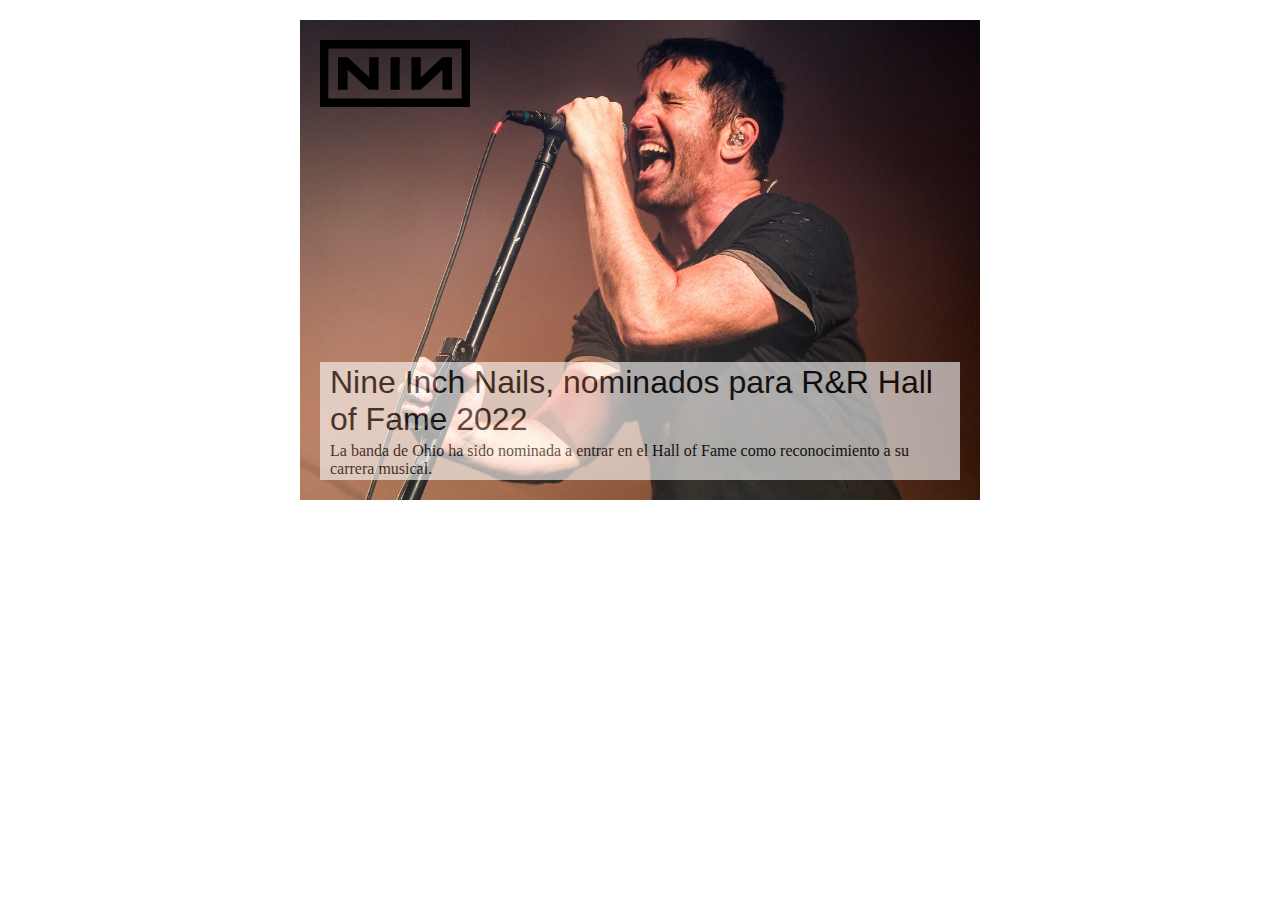
<file: Ejercicios CSS/Basic-Card/basic-card.html>
<!DOCTYPE html>
<html lang="en">

<head>
    <meta charset="UTF-8">
    <meta http-equiv="X-UA-Compatible" content="IE=edge">
    <meta name="viewport" content="width=device-width, initial-scale=1.0">
    <title>Tarjeta básica</title>
    <link rel="stylesheet" type="text/css" href="./styles/basic-card.css">
</head>

<body>
    <div class="photo">
        <div class="top-left">
            <img src="./images/Nine_Inch_Nails_logo.svg" alt="NIN logo">
        </div>
        <div class="bottom-centered">
           <div class="news-title">
                Nine Inch Nails, nominados para R&R Hall of Fame 2022
           </div> 
           <div class="news-resume">
                La banda de Ohio ha sido nominada a entrar en el Hall of Fame como reconocimiento a su carrera musical.
           </div>
        </div>
    </div>   
</body>

</html>
</file>
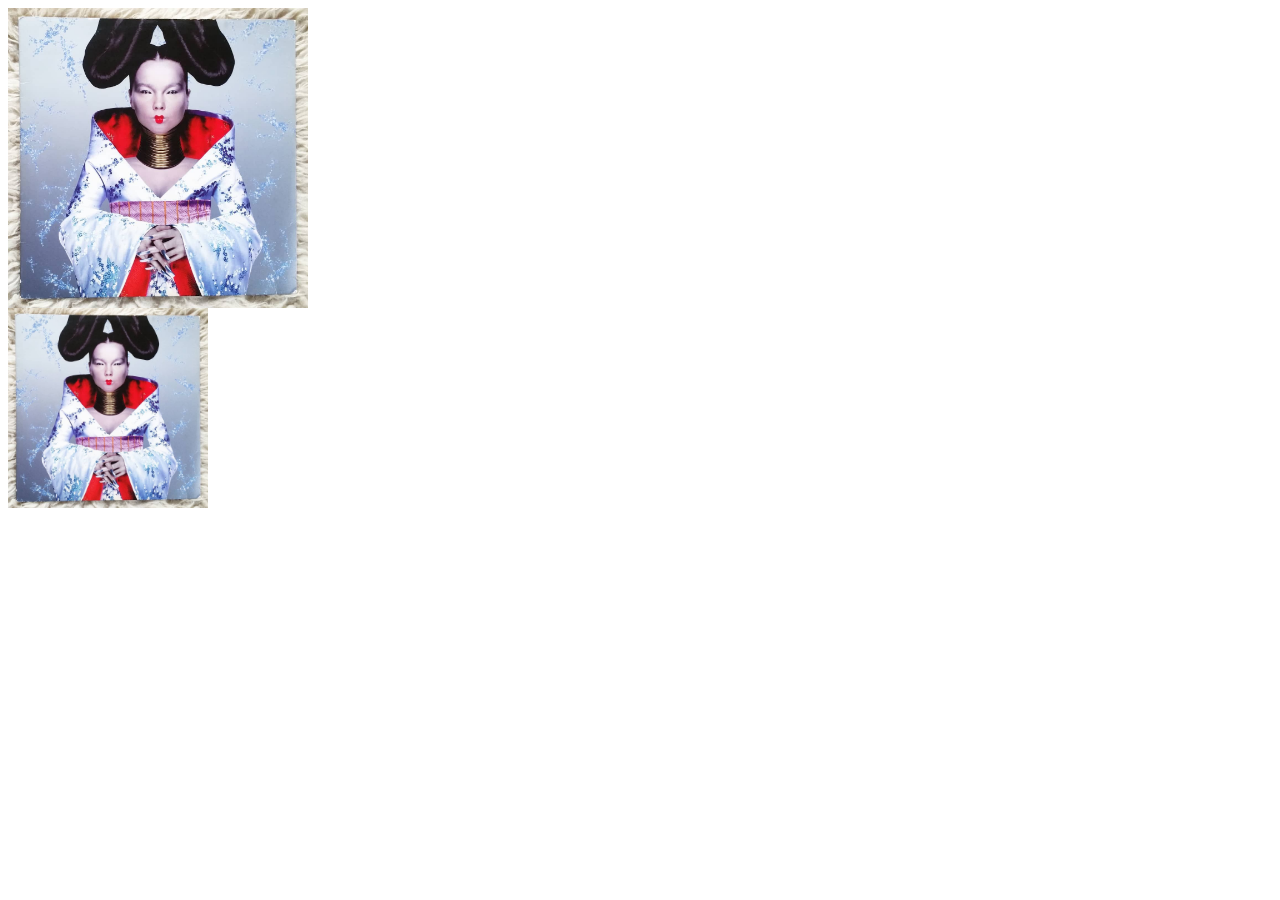
<file: Ejercicios CSS/Basic-Images/basic-image.html>
<!DOCTYPE html>
<html lang="en">
<head>
    <meta charset="UTF-8">
    <meta http-equiv="X-UA-Compatible" content="IE=edge">
    <meta name="viewport" content="width=device-width, initial-scale=1.0">
    <title>Basic images</title>
    <link rel="stylesheet" type="text/css" href="./styles/images.css">
</head>
<body>
    <div class="image300x300">

    </div>
    <div class="image200x200">

    </div>
    
</body>
</html>
</file>
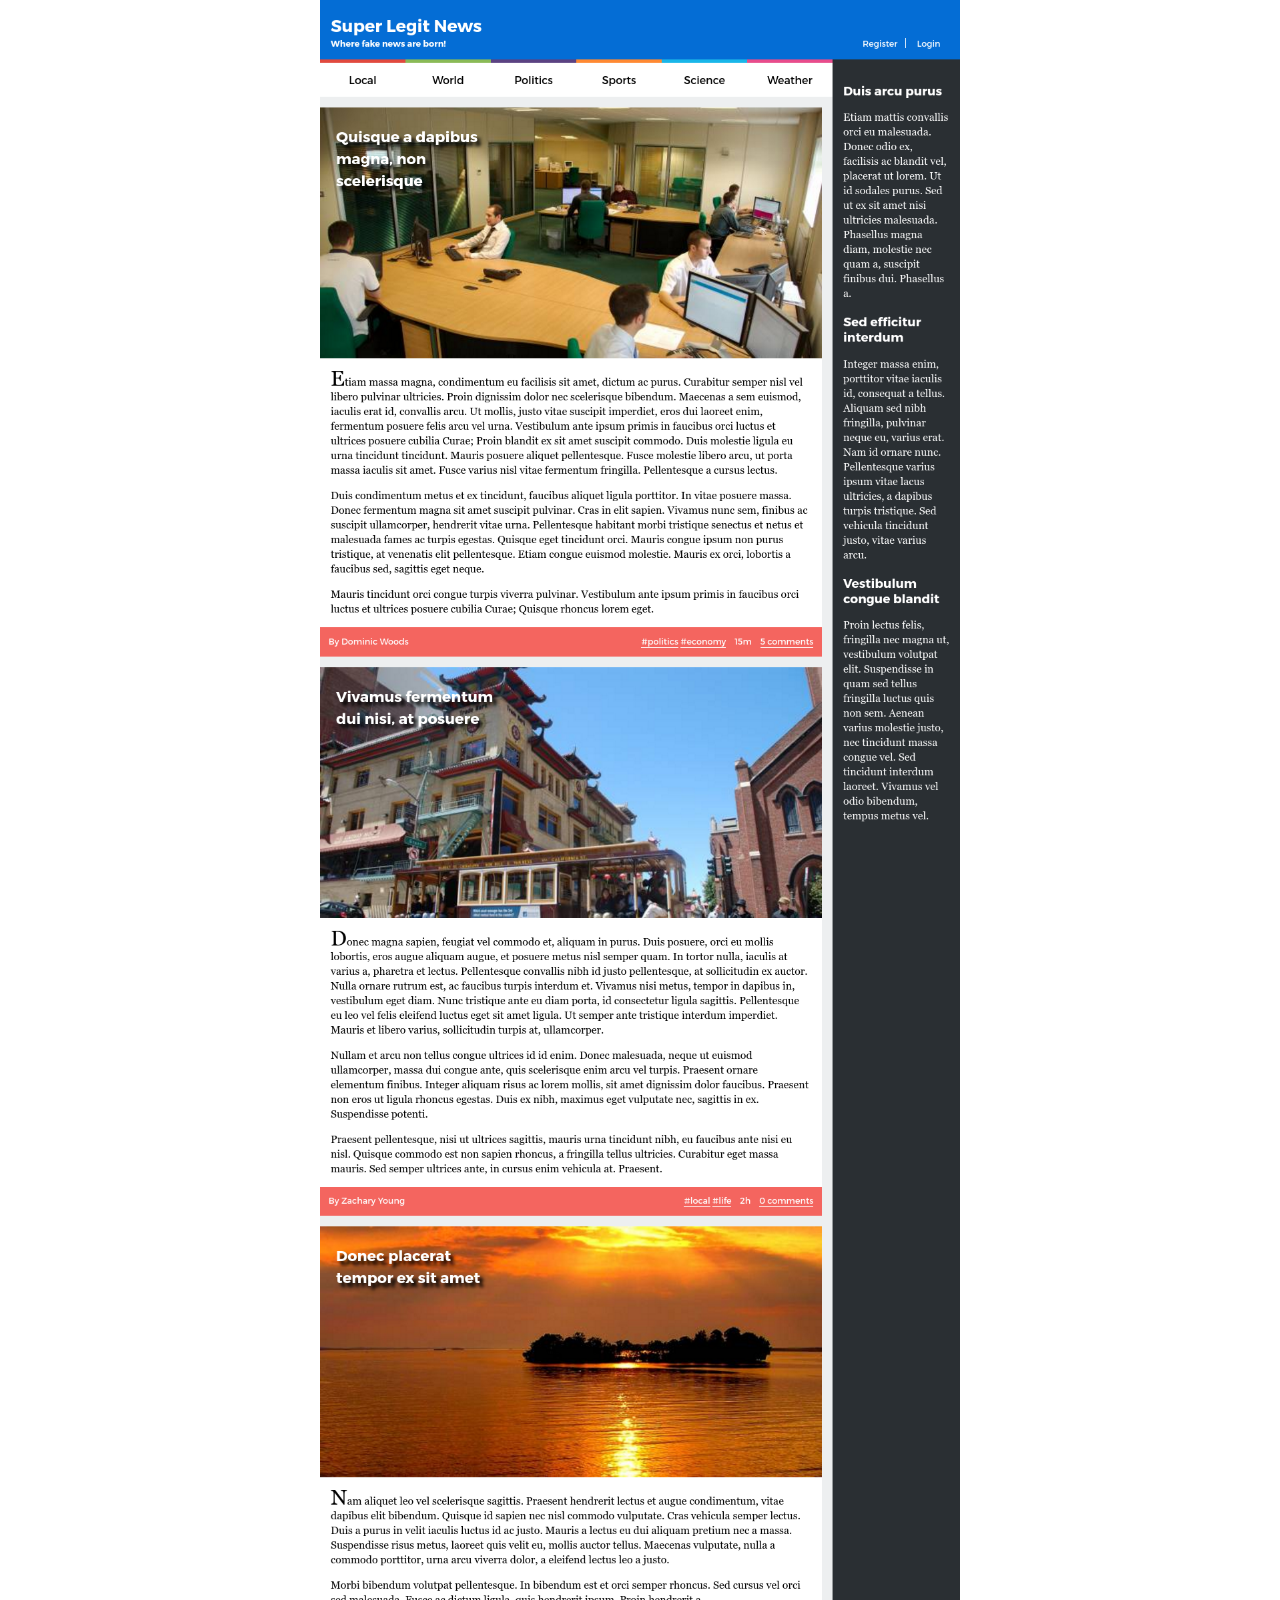
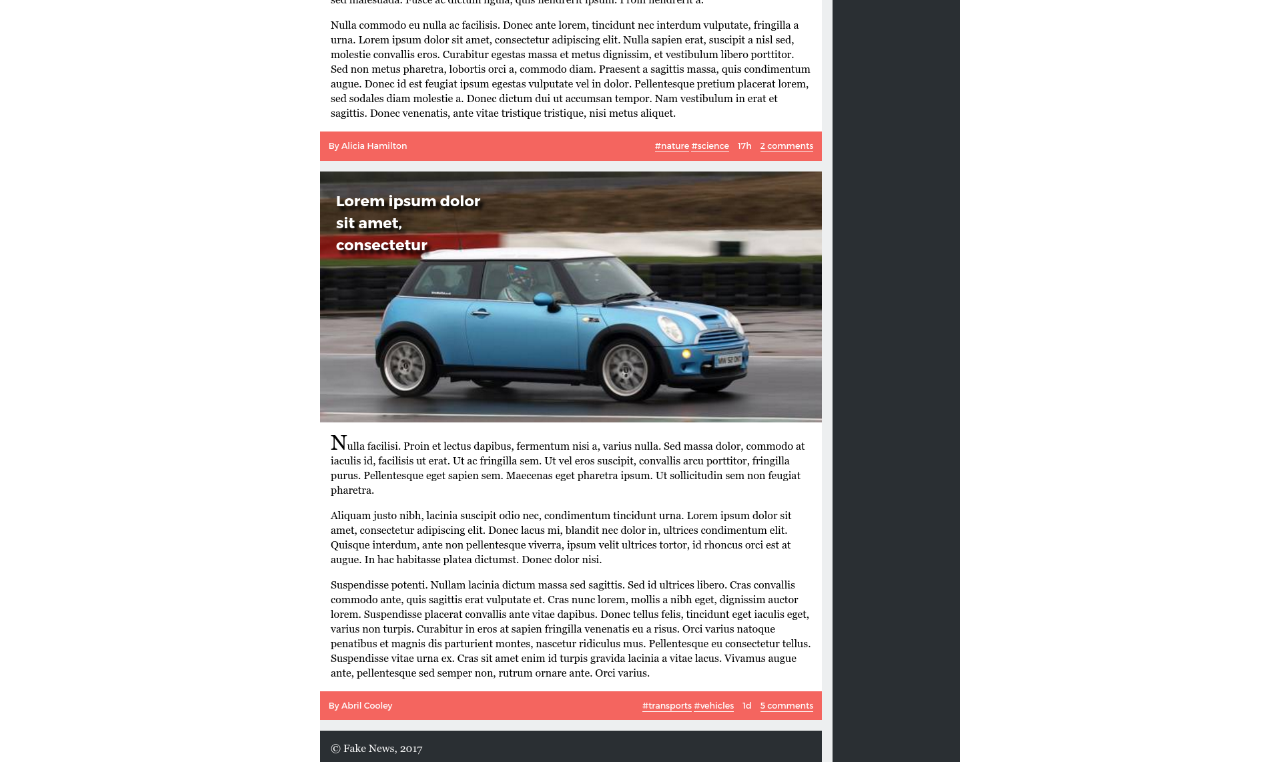
<file: Ejercicios CSS/Online-Newspaper/step2.html>
<!DOCTYPE html>
<html lang="en">
<head>
    <meta charset="UTF-8">
    <meta http-equiv="X-UA-Compatible" content="IE=edge">
    <meta name="viewport" content="width=device-width, initial-scale=1.0">
    <title>Document</title>
</head>
<body style="margin: 0; padding: 0; background-color: white;">
    <img src="images/news-layout.png" style="
        display: block;
        margin-left: auto;
        margin-right: auto;
        width: 50%;
      "\>
</body>
</html>
</file>
<file: Ejercicios CSS/Basic-Card/styles/basic-card.css>
.photo {
    margin: 20px auto;
    width: 640px;
    height: 440px;
    background: url("../images/trent-reznor.jpeg") top center no-repeat;
    background-size: cover;
    padding: 20px;
    display:flex;
    flex-direction: column;
    justify-content: space-between;
    
}

.top-left {
    width: 150px;
    height: 75px;   
}

.bottom-centered {
    display: flex;
    flex-direction: column;
    background-color: white;
    opacity: 0.6;
}
.news-title {
    font-family: Verdana, Geneva, Tahoma, sans-serif;
    font-size: xx-large;
    padding: 2px 10px 2px 10px;
}
.news-resume {
    padding: 2px 10px 2px 10px;
}
</file>
<file: Ejercicios CSS/Basic-Images/styles/images.css>
body {
    display:flex;
    flex-direction: column;
    justify-content: space-between;
}
.image300x300 {
    width: 300px;
    height: 300px;
    background: url("../images/bjork.jpeg") top center no-repeat;
    background-size: cover;
}
.image200x200 {
    width: 200px;
    height: 200px;
    background: url("../images/bjork.jpeg") top center no-repeat;
    background-size: cover;
}
</file>
